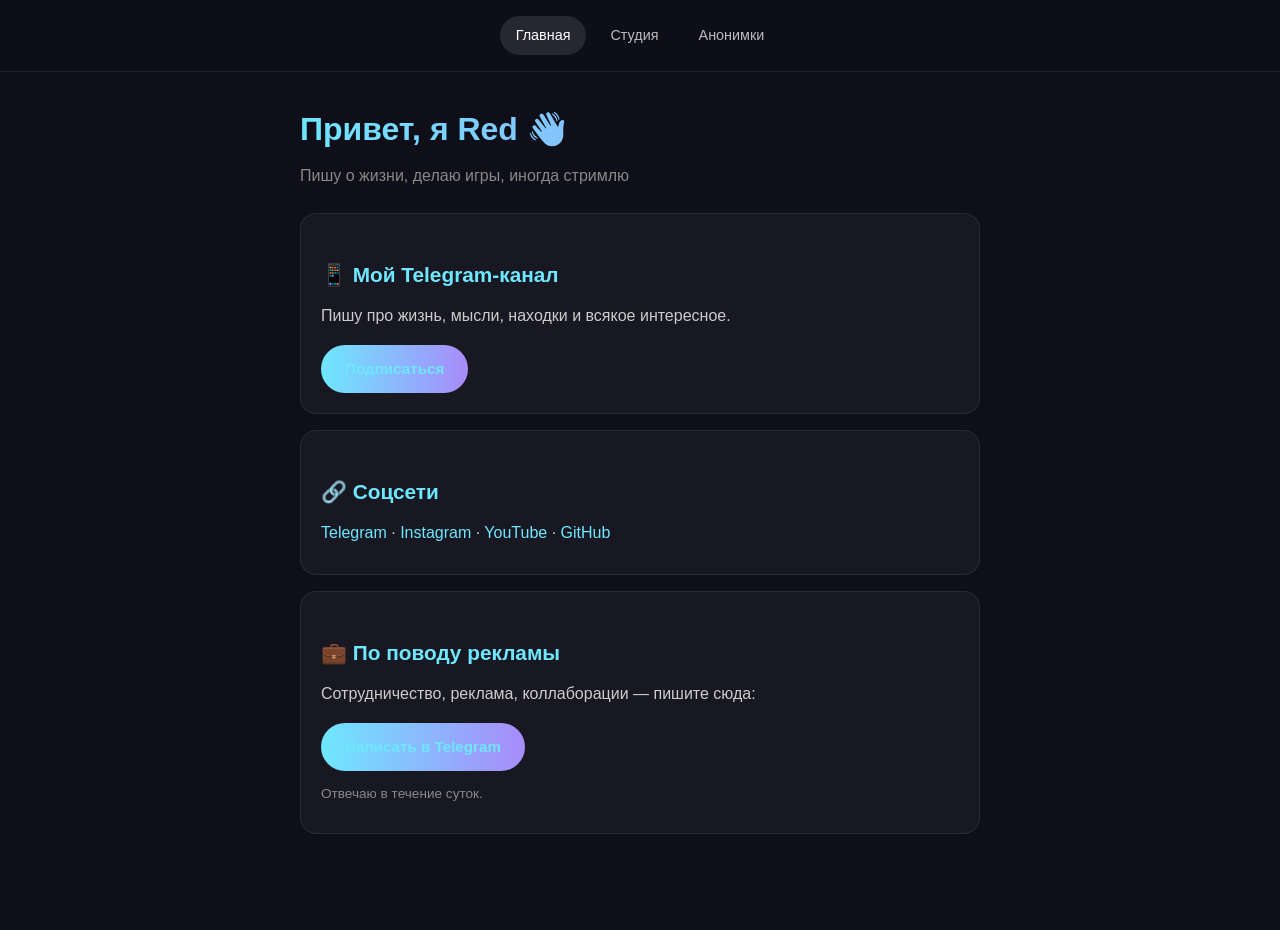
<file: RedSite/index.html>
<!DOCTYPE html>
<html lang="ru">
<head>
<meta charset="UTF-8">
<meta name="viewport" content="width=device-width, initial-scale=1">
<title>UserRed</title>
<link rel="stylesheet" href="styles.css">
</head>
<body>
<nav>
  <a href="index.html">Главная</a>
  <a href="studio.html">Студия</a>
  <a href="questions.html">Анонимки</a>
</nav>
<main>
  <h1>Привет, я Red 👋</h1>
  <p class="sub">Пишу о жизни, делаю игры, иногда стримлю</p>

  <div class="card">
    <h2>📱 Мой Telegram-канал</h2>
    <p>Пишу про жизнь, мысли, находки и всякое интересное.</p>
    <a class="btn" href="https://t.me/UserRed1" target="_blank">Подписаться</a>
  </div>

  <div class="card">
    <h2>🔗 Соцсети</h2>
    <p><a href="https://t.me/meth1483" target="_blank">Telegram</a> · 
       <a href="https://instagram.com/твой_ник" target="_blank">Instagram</a> · 
       <a href="https://www.youtube.com/@User_red525" target="_blank">YouTube</a> · 
       <a href="https://github.com/HSF11414" target="_blank">GitHub</a></p>
  </div>

  <div class="card">
    <h2>💼 По поводу рекламы</h2>
    <p>Сотрудничество, реклама, коллаборации — пишите сюда:</p>
    <a class="btn" href="https://t.me/bluvanhella" target="_blank">Написать в Telegram</a>
    <p style="margin-top:12px;color:#888;font-size:0.85rem;">Отвечаю в течение суток.</p>
  </div>
</main>
<script src="script.js"></script>
</body>
</html>
</file>
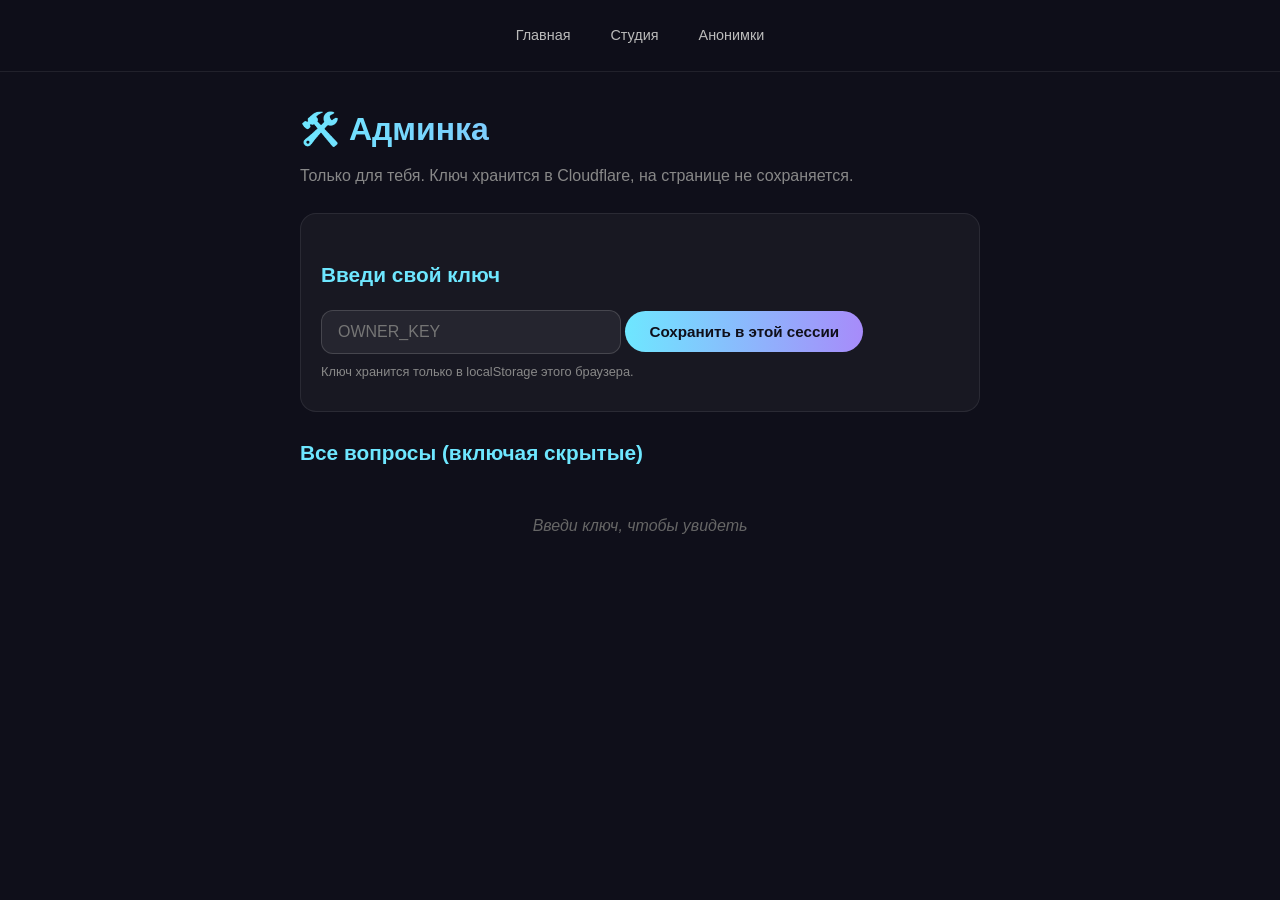
<file: RedSite/admin.html>
<!DOCTYPE html>
<html lang="ru">
<head>
<meta charset="UTF-8">
<meta name="viewport" content="width=device-width, initial-scale=1">
<title>Админка</title>
<link rel="stylesheet" href="styles.css">
</head>
<body>
<nav>
  <a href="index.html">Главная</a>
  <a href="studio.html">Студия</a>
  <a href="questions.html">Анонимки</a>
</nav>
<main>
  <h1>🛠️ Админка</h1>
  <p class="sub">Только для тебя. Ключ хранится в Cloudflare, на странице не сохраняется.</p>

  <div class="card">
    <h2>Введи свой ключ</h2>
    <input type="password" id="adminKey" placeholder="OWNER_KEY">
    <button class="btn" onclick="saveKey()">Сохранить в этой сессии</button>
    <p style="margin-top:8px;color:#888;font-size:0.8rem;">
      Ключ хранится только в localStorage этого браузера.
    </p>
  </div>

  <h2>Все вопросы (включая скрытые)</h2>
  <div id="adminList"><div class="empty">Введи ключ, чтобы увидеть</div></div>
</main>
<script src="script.js"></script>
<script>
  let OWNER_KEY = localStorage.getItem('owner_key') || '';

  function saveKey() {
    OWNER_KEY = document.getElementById('adminKey').value.trim();
    localStorage.setItem('owner_key', OWNER_KEY);
    loadAdmin();
  }

  async function loadAdmin() {
    if (!OWNER_KEY) return;
    const list = document.getElementById('adminList');
    try {
      const res = await fetch('/api/questions?all=1', {
        headers: { 'X-Owner-Key': OWNER_KEY }
      });
      if (!res.ok) {
        list.innerHTML = '<div class="empty">Неверный ключ или ошибка</div>';
        return;
      }
      const data = await res.json();
      if (!data.length) {
        list.innerHTML = '<div class="empty">Пока нет вопросов</div>';
        return;
      }
      list.innerHTML = data.map(q => `
        <div class="question" style="${q.is_visible ? '' : 'opacity:0.5;'}">
          <div><b>#${q.id}</b> ${escapeHtml(q.text)}</div>
          ${q.reply ? `<div class="q-reply"><strong>Твой ответ:</strong>${escapeHtml(q.reply)}</div>` : ''}
          <div class="q-meta">
            ${new Date(q.created_at).toLocaleString('ru-RU')}
            ${q.is_visible ? ' · ✅ виден' : ' · 🚫 скрыт'}
          </div>
          <div style="margin-top:8px;">
            <input id="reply-${q.id}" placeholder="Твой ответ..." value="${escapeHtml(q.reply || '')}">
          </div>
          <div class="admin-actions">
            <button class="btn" onclick="reply(${q.id})">Ответить</button>
            <button class="btn secondary" onclick="toggle(${q.id}, ${q.is_visible ? 0 : 1})">
              ${q.is_visible ? 'Скрыть' : 'Опубликовать'}
            </button>
          </div>
        </div>
      `).join('');
    } catch (e) {
      list.innerHTML = '<div class="empty">Ошибка загрузки</div>';
    }
  }

  async function reply(id) {
    const replyText = document.getElementById('reply-' + id).value.trim();
    const res = await fetch('/api/reply', {
      method: 'POST',
      headers: { 'Content-Type': 'application/json', 'X-Owner-Key': OWNER_KEY },
      body: JSON.stringify({ id, reply: replyText })
    });
    if (res.ok) { toast('Ответ сохранён'); loadAdmin(); }
    else toast('Ошибка');
  }

  async function toggle(id, visible) {
    const res = await fetch('/api/moderate', {
      method: 'POST',
      headers: { 'Content-Type': 'application/json', 'X-Owner-Key': OWNER_KEY },
      body: JSON.stringify({ id, is_visible: visible })
    });
    if (res.ok) { toast(visible ? 'Опубликовано' : 'Скрыто'); loadAdmin(); }
    else toast('Ошибка');
  }

  if (OWNER_KEY) loadAdmin();
</script>
</body>
</html>
</file>
<file: RedSite/styles.css>
* { box-sizing: border-box; margin: 0; padding: 0; }
body {
  font-family: -apple-system, BlinkMacSystemFont, "Segoe UI", sans-serif;
  background: #0f0f1a; color: #eee; min-height: 100vh;
  line-height: 1.6;
}
nav {
  display: flex; gap: 8px; padding: 16px; justify-content: center;
  flex-wrap: wrap; border-bottom: 1px solid rgba(255,255,255,0.08);
  position: sticky; top: 0; background: rgba(15,15,26,0.95);
  backdrop-filter: blur(10px); z-index: 100;
}
nav a {
  color: #bbb; text-decoration: none; padding: 8px 16px;
  border-radius: 20px; font-size: 0.9rem; transition: 0.2s;
}
nav a:hover, nav a.active { color: #fff; background: rgba(255,255,255,0.1); }
main { max-width: 720px; margin: 0 auto; padding: 32px 20px 80px; }
h1 {
  font-size: 2rem; margin-bottom: 8px;
  background: linear-gradient(90deg, #6ee7ff, #a78bfa);
  -webkit-background-clip: text; -webkit-text-fill-color: transparent;
}
h2 { font-size: 1.3rem; margin: 24px 0 12px; color: #6ee7ff; }
.sub { color: #888; margin-bottom: 24px; }
.card {
  background: rgba(255,255,255,0.04); border: 1px solid rgba(255,255,255,0.08);
  border-radius: 16px; padding: 20px; margin-bottom: 16px;
}
.card p { color: #ccc; margin-bottom: 8px; }
.card a { color: #6ee7ff; text-decoration: none; }
.card a:hover { text-decoration: underline; }
.btn {
  display: inline-block; background: linear-gradient(90deg, #6ee7ff, #a78bfa);
  color: #0f0f1a; border: none; padding: 12px 24px; border-radius: 24px;
  font-size: 0.95rem; font-weight: 700; cursor: pointer;
  text-decoration: none; margin-top: 8px;
}
.btn:active { transform: scale(0.97); }
.btn.secondary { background: rgba(255,255,255,0.1); color: #eee; }
textarea, input {
  width: 100%; padding: 12px 16px; border-radius: 12px;
  border: 1px solid rgba(255,255,255,0.15); background: rgba(255,255,255,0.06);
  color: #eee; font-size: 1rem; font-family: inherit; resize: vertical;
  outline: none;
}
textarea:focus, input:focus { border-color: #6ee7ff; }
.question {
  background: rgba(255,255,255,0.04); border-left: 3px solid #6ee7ff;
  border-radius: 8px; padding: 16px; margin-bottom: 16px;
}
.question .q-meta { color: #666; font-size: 0.8rem; margin-top: 8px; }
.question .q-reply {
  margin-top: 12px; padding: 12px; background: rgba(167,139,250,0.1);
  border-radius: 8px; border-left: 3px solid #a78bfa;
}
.question .q-reply strong { color: #a78bfa; display: block; font-size: 0.85rem; margin-bottom: 4px; }
.project {
  display: flex; gap: 16px; align-items: center;
  padding: 16px; background: rgba(255,255,255,0.04); border-radius: 12px; margin-bottom: 12px;
}
.project img {
  width: 64px; height: 64px; border-radius: 12px; object-fit: cover; background: #222;
}
.project-info { flex: 1; }
.project-info h3 { font-size: 1rem; margin-bottom: 4px; }
.project-info p { color: #888; font-size: 0.85rem; }
.empty { color: #666; text-align: center; padding: 32px; font-style: italic; }
.tag { display: inline-block; background: rgba(110,231,255,0.15); color: #6ee7ff;
       padding: 2px 10px; border-radius: 10px; font-size: 0.75rem; margin-right: 6px; }
.admin-actions { display: flex; gap: 8px; margin-top: 12px; flex-wrap: wrap; }
.admin-actions button { font-size: 0.8rem; padding: 6px 12px; }
#adminKey { max-width: 300px; }
.toast {
  position: fixed; bottom: 20px; left: 50%; transform: translateX(-50%);
  background: #6ee7ff; color: #0f0f1a; padding: 12px 24px; border-radius: 24px;
  font-weight: 700; z-index: 999; opacity: 0; transition: 0.3s; pointer-events: none;
}
.toast.show { opacity: 1; }
</file>
